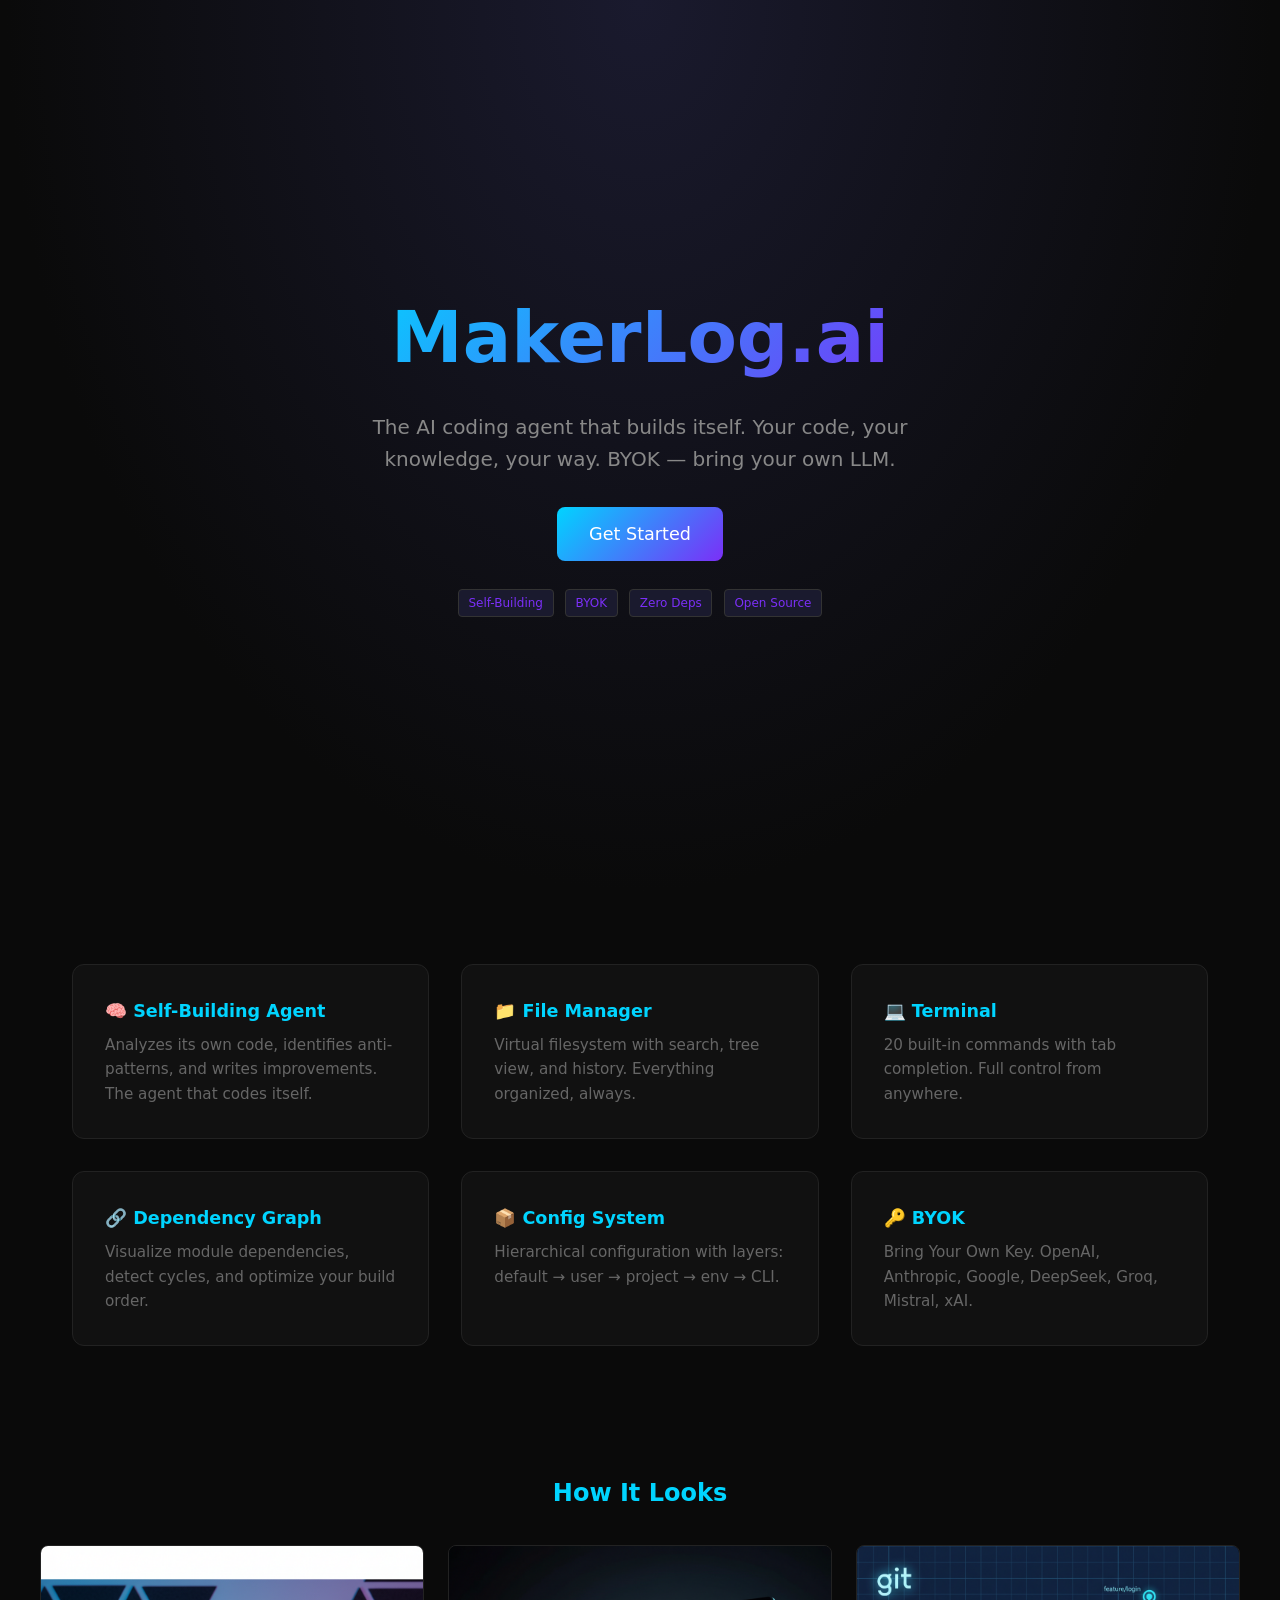
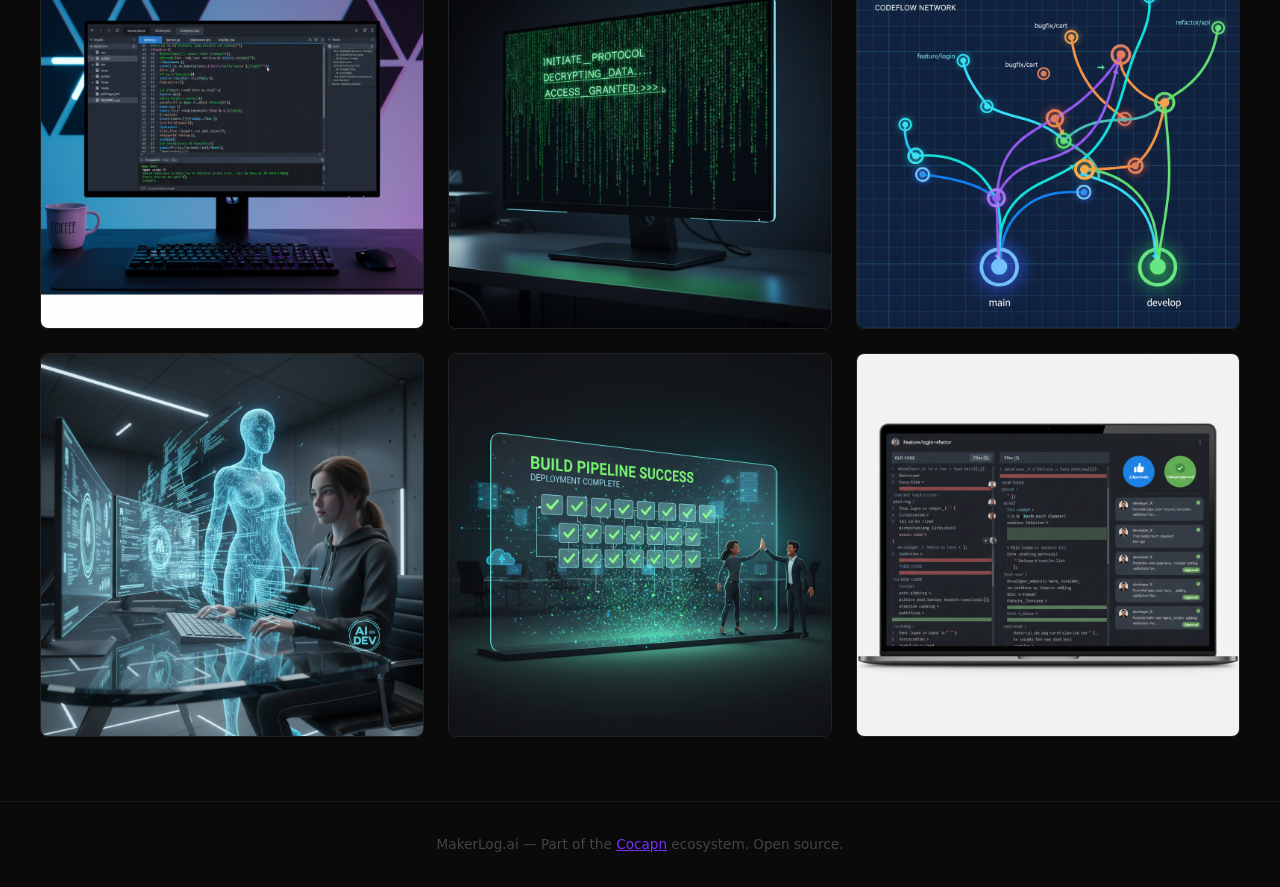
<file: index.html>
<!DOCTYPE html><html lang="en"><head><meta charset="UTF-8"><meta name="viewport" content="width=device-width,initial-scale=1"><title>MakerLog.ai — Your Code, Your Agent, Your Way</title><style>
*{margin:0;padding:0;box-sizing:border-box}body{font-family:'Inter',system-ui,-apple-system,sans-serif;background:#0a0a0a;color:#e0e0e0;line-height:1.6}
.hero{min-height:100vh;display:flex;align-items:center;justify-content:center;text-align:center;padding:2rem;background:radial-gradient(ellipse at 50% 0%,#1a1a2e 0%,#0a0a0a 70%)}
.hero h1{font-size:clamp(2.5rem,6vw,4.5rem);background:linear-gradient(135deg,#00d4ff,#7b2ff7);-webkit-background-clip:text;-webkit-text-fill-color:transparent;margin-bottom:1rem}
.hero p{font-size:1.25rem;color:#888;max-width:600px;margin:0 auto 2rem}
.cta{display:inline-block;padding:.8rem 2rem;background:linear-gradient(135deg,#00d4ff,#7b2ff7);color:#fff;border:none;border-radius:8px;font-size:1.1rem;cursor:pointer;text-decoration:none;transition:transform .2s}.cta:hover{transform:scale(1.05)}
.features{display:grid;grid-template-columns:repeat(auto-fit,minmax(280px,1fr));gap:2rem;padding:4rem 2rem;max-width:1200px;margin:0 auto}
.card{background:#111;border:1px solid #222;border-radius:12px;padding:2rem;transition:border-color .3s}.card:hover{border-color:#7b2ff7}
.card h3{color:#00d4ff;margin-bottom:.5rem;font-size:1.1rem}.card p{color:#666;font-size:.95rem}
.gallery{padding:4rem 2rem;text-align:center}.gallery h2{margin-bottom:2rem;color:#00d4ff}
.gallery-grid{display:grid;grid-template-columns:repeat(auto-fit,minmax(300px,1fr));gap:1.5rem;max-width:1200px;margin:0 auto}
.gallery-grid img{width:100%;border-radius:8px;border:1px solid #222;transition:transform .3s}.gallery-grid img:hover{transform:scale(1.02)}
.footer{text-align:center;padding:2rem;color:#444;border-top:1px solid #1a1a1a;font-size:.85rem}
.tag{display:inline-block;padding:.2rem .6rem;background:#1a1a2e;border:1px solid #333;border-radius:4px;font-size:.75rem;color:#7b2ff7;margin:.2rem}
</style></head><body>
<div class="hero"><div><h1>MakerLog.ai</h1><p>The AI coding agent that builds itself. Your code, your knowledge, your way. BYOK — bring your own LLM.</p><a href="#setup" class="cta">Get Started</a><br><br><span class="tag">Self-Building</span> <span class="tag">BYOK</span> <span class="tag">Zero Deps</span> <span class="tag">Open Source</span></div></div>
<div class="features">
<div class="card"><h3>🧠 Self-Building Agent</h3><p>Analyzes its own code, identifies anti-patterns, and writes improvements. The agent that codes itself.</p></div>
<div class="card"><h3>📁 File Manager</h3><p>Virtual filesystem with search, tree view, and history. Everything organized, always.</p></div>
<div class="card"><h3>💻 Terminal</h3><p>20 built-in commands with tab completion. Full control from anywhere.</p></div>
<div class="card"><h3>🔗 Dependency Graph</h3><p>Visualize module dependencies, detect cycles, and optimize your build order.</p></div>
<div class="card"><h3>📦 Config System</h3><p>Hierarchical configuration with layers: default → user → project → env → CLI.</p></div>
<div class="card"><h3>🔑 BYOK</h3><p>Bring Your Own Key. OpenAI, Anthropic, Google, DeepSeek, Groq, Mistral, xAI.</p></div>
</div>
<div class="gallery"><h2>How It Looks</h2><div class="gallery-grid">
<img src="public/code_editor_dark_theme.png" alt="Code Editor">
<img src="public/terminal_with_neon_green_text.png" alt="Terminal">
<img src="public/git_branch_visualization.png" alt="Git Branches">
<img src="public/AI_assistant_helping_developer.png" alt="AI Assistant">
<img src="public/build_pipeline_success.png" alt="Build Pipeline">
<img src="public/code_review_interface.png" alt="Code Review">
</div></div>
<div class="footer"><p>MakerLog.ai — Part of the <a href="https://cocapn.ai" style="color:#7b2ff7">Cocapn</a> ecosystem. Open source.</p></div>
</body></html>
</file>
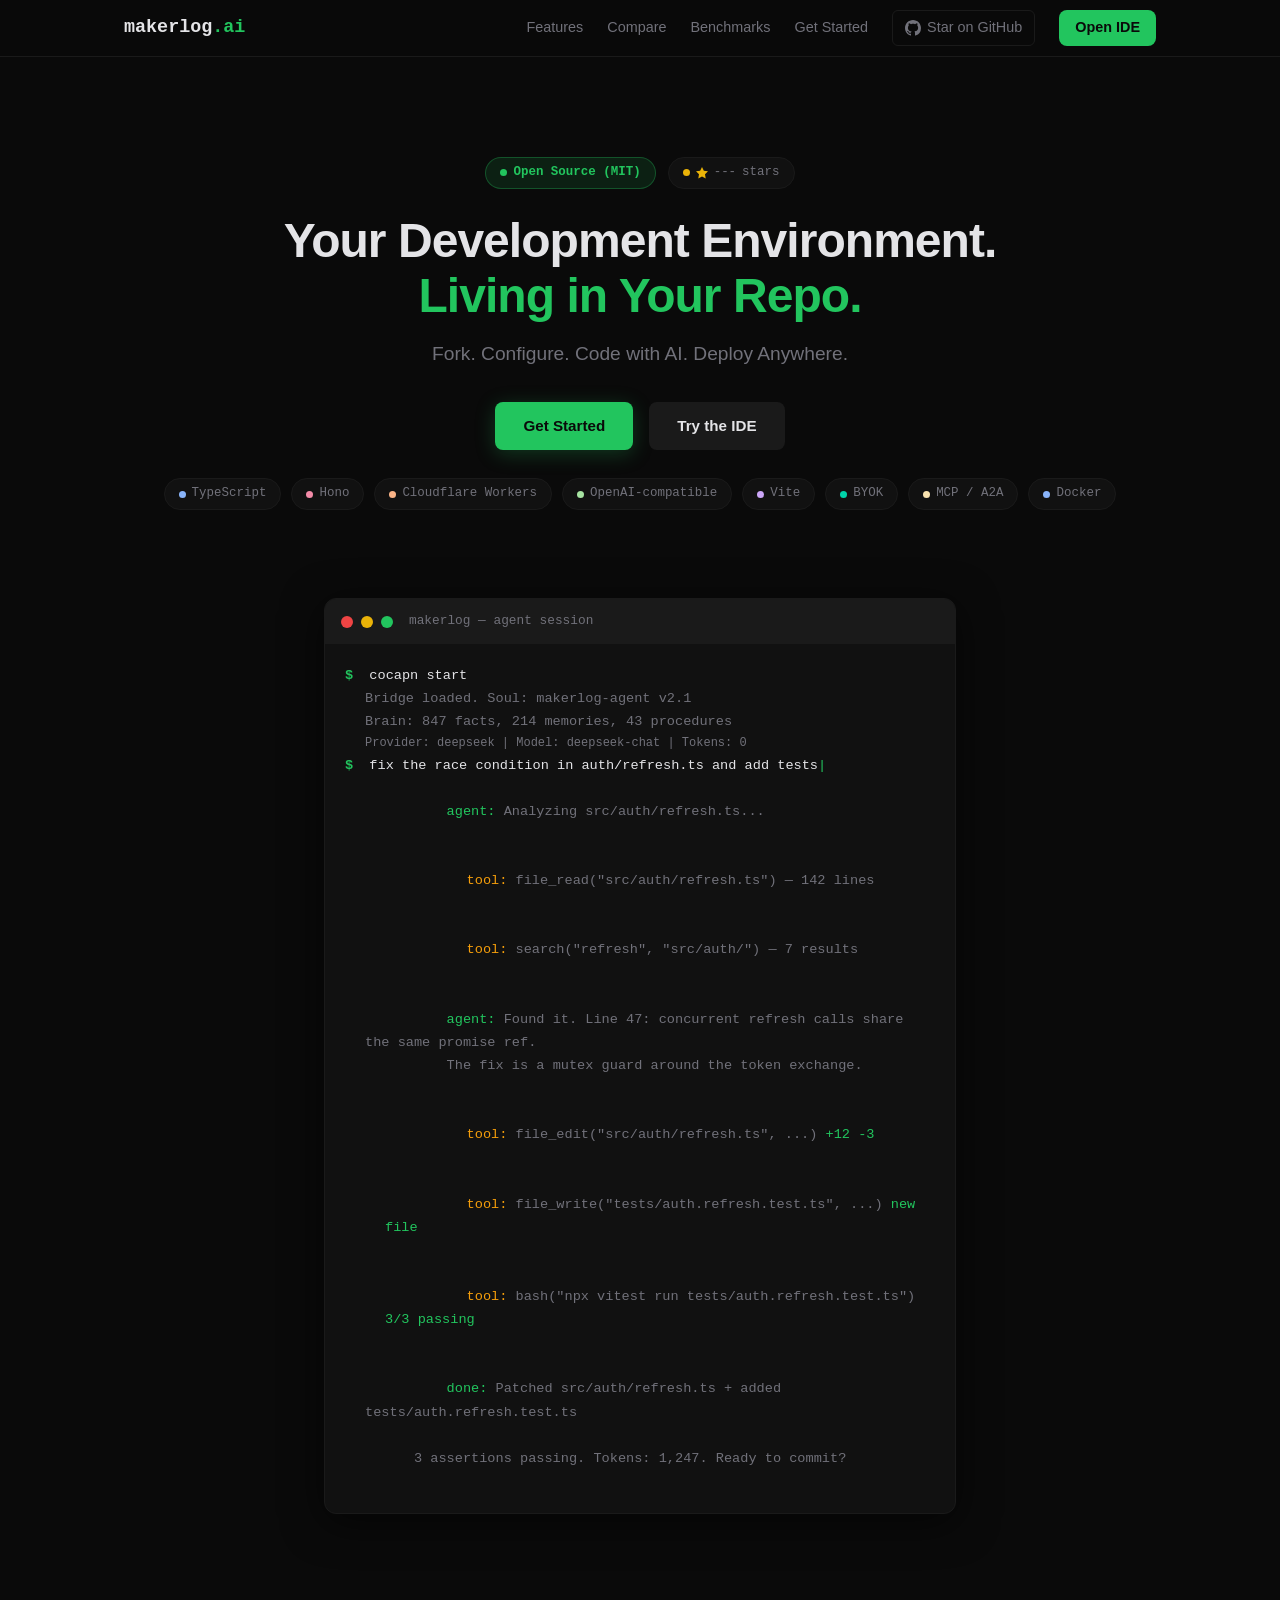
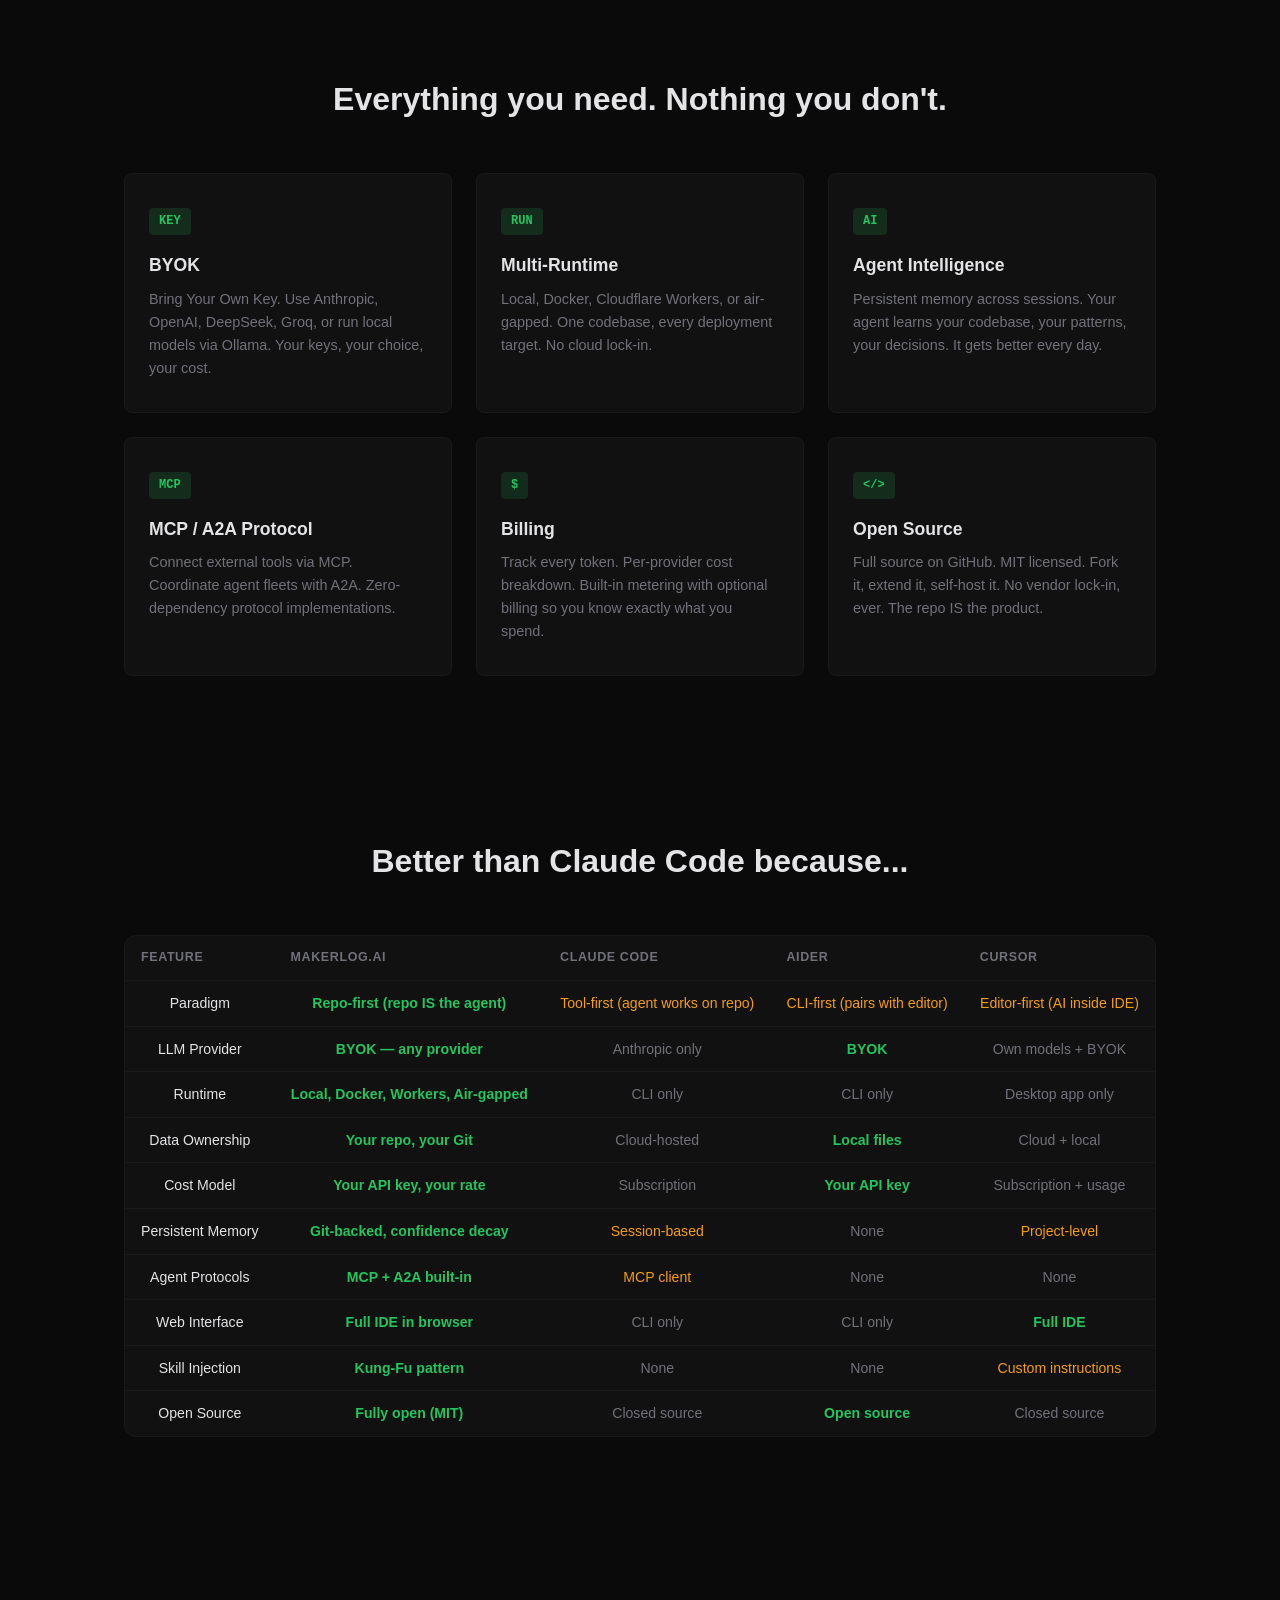
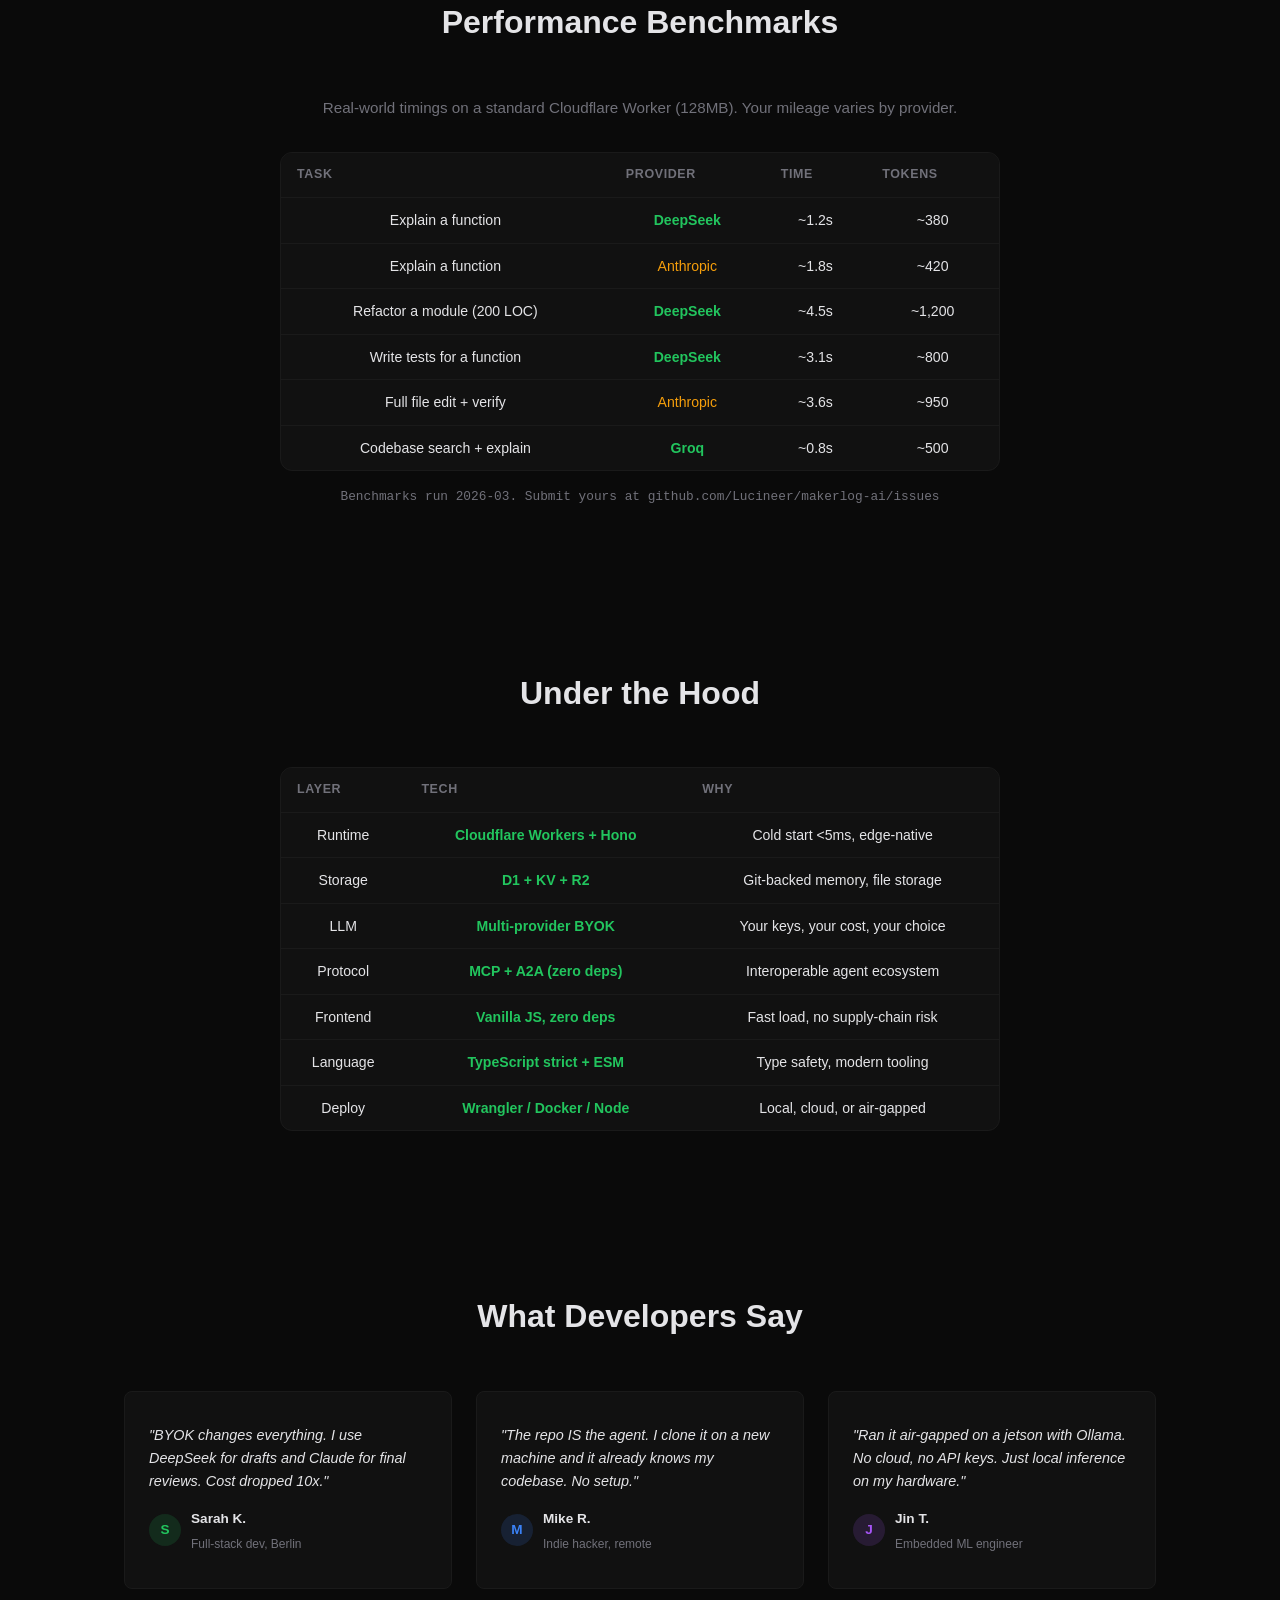
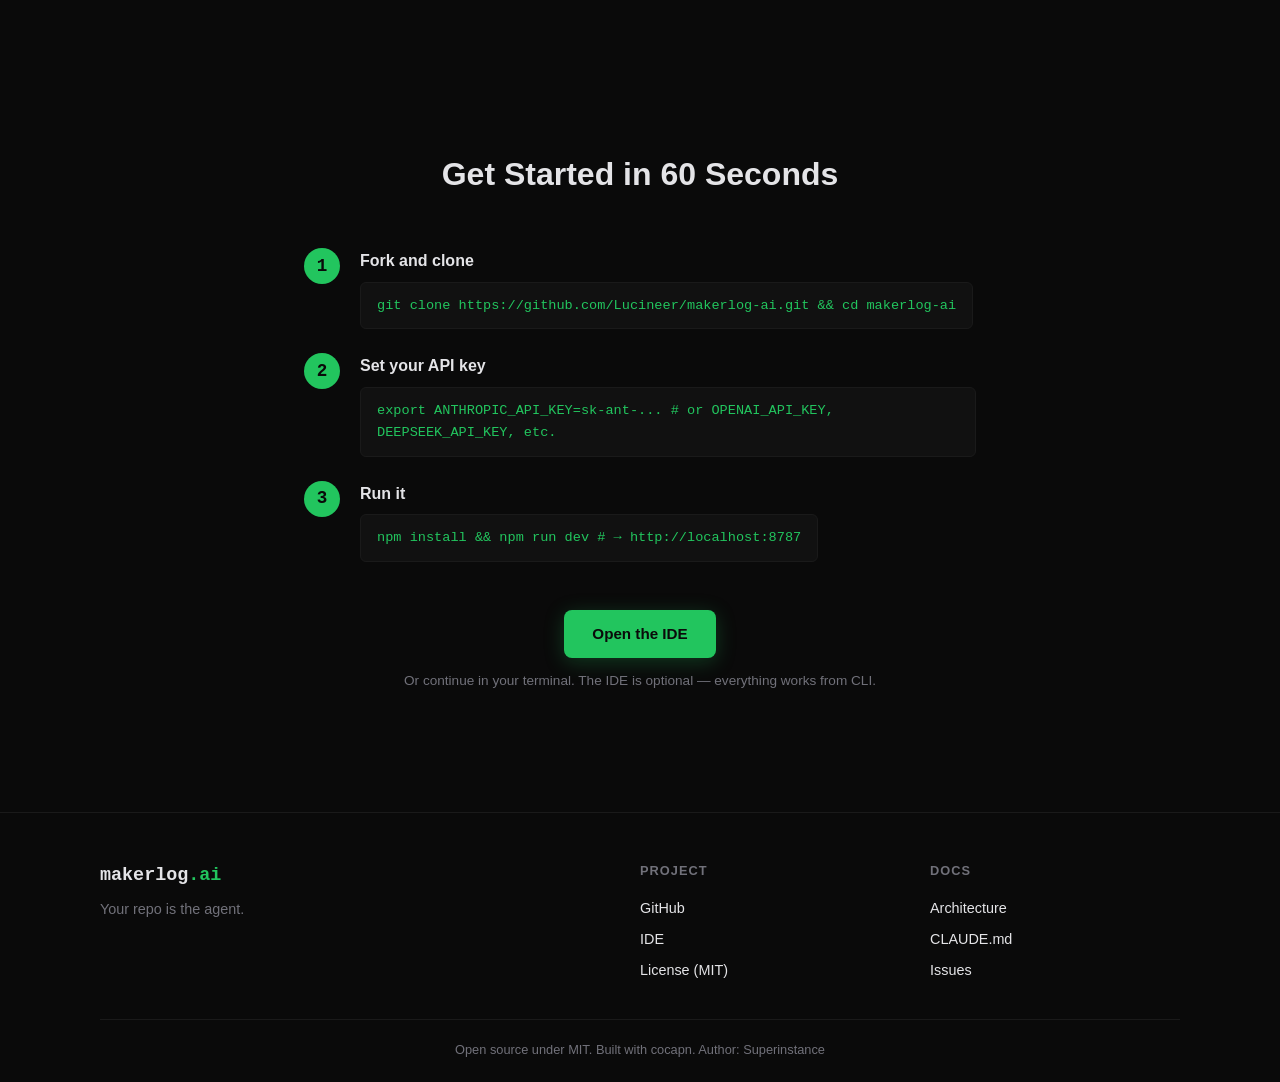
<file: public/index.html>
<!DOCTYPE html>
<html lang="en">
<head>
  <meta charset="UTF-8">
  <meta name="viewport" content="width=device-width, initial-scale=1.0">
  <title>makerlog.ai — Your Development Environment. Living in Your Repo.</title>
  <meta name="description" content="Repo-first AI development platform. BYOK, multi-runtime, open source. The repo IS the agent.">
  <link rel="stylesheet" href="css/style.css">
  <style>
    /* GitHub star badge */
    .github-badge {
      display: inline-flex;
      align-items: center;
      gap: 6px;
      color: var(--text-muted) !important;
      font-size: 0.85rem;
      font-weight: 500;
      padding: 5px 12px;
      border: 1px solid var(--bg-elevated);
      border-radius: 6px;
      transition: border-color 0.2s, color 0.2s;
    }
    .github-badge:hover {
      border-color: var(--accent);
      color: var(--text) !important;
      text-decoration: none;
    }

    /* Tech stack badges */
    .tech-badges {
      display: flex;
      flex-wrap: wrap;
      gap: 10px;
      justify-content: center;
      margin-top: 28px;
    }
    .badge {
      display: inline-flex;
      align-items: center;
      gap: 6px;
      background: var(--bg-surface);
      border: 1px solid var(--bg-elevated);
      border-radius: 20px;
      padding: 5px 14px;
      font-size: 0.78rem;
      font-family: var(--font-mono);
      color: var(--text-muted);
      transition: border-color 0.2s, color 0.2s;
    }
    .badge:hover {
      border-color: var(--accent);
      color: var(--text);
    }
    .badge .badge-dot {
      width: 7px;
      height: 7px;
      border-radius: 50%;
    }

    /* Comparison table */
    .comparison-table {
      width: 100%;
      border-collapse: separate;
      border-spacing: 0;
      font-size: 0.88rem;
    }
    .comparison-table th {
      text-align: left;
      padding: 12px 16px;
      background: var(--bg-surface);
      color: var(--text-muted);
      font-size: 0.78rem;
      text-transform: uppercase;
      letter-spacing: 0.05em;
      font-weight: 600;
    }
    .comparison-table th:first-child {
      border-radius: 8px 0 0 0;
    }
    .comparison-table th:last-child {
      border-radius: 0 8px 0 0;
    }
    .comparison-table td {
      padding: 11px 16px;
      border-top: 1px solid var(--bg-elevated);
      color: var(--text);
    }
    .comparison-table tr:hover td {
      background: rgba(34, 197, 94, 0.03);
    }
    .comparison-table .check { color: var(--accent); font-weight: 700; }
    .comparison-table .cross { color: var(--text-muted); }
    .comparison-table .partial { color: var(--orange); }

    .table-wrapper {
      overflow-x: auto;
      background: var(--bg-surface);
      border: 1px solid var(--bg-elevated);
      border-radius: 12px;
      max-width: 100%;
    }

    /* Animated terminal glow */
    .terminal {
      position: relative;
    }
    .terminal::after {
      content: '';
      position: absolute;
      top: -1px;
      left: -1px;
      right: -1px;
      bottom: -1px;
      border-radius: 13px;
      background: linear-gradient(135deg, rgba(34,197,94,0.2), transparent 40%, transparent 60%, rgba(34,197,94,0.12));
      z-index: -1;
      animation: terminalGlow 4s ease-in-out infinite;
    }
    @keyframes terminalGlow {
      0%, 100% { opacity: 0.5; }
      50% { opacity: 1; }
    }

    /* Animated typing line */
    .terminal-body .typing-line {
      overflow: hidden;
      white-space: nowrap;
    }
    .terminal-body .typing-line .typed-text {
      display: inline-block;
      max-width: 0;
      overflow: hidden;
      vertical-align: bottom;
      animation: typeExpand 3s steps(52) 1.2s forwards;
    }
    @keyframes typeExpand {
      from { max-width: 0; }
      to { max-width: 520px; }
    }

    /* Fade-in for response lines */
    .terminal-body .line.fade-1 {
      opacity: 0;
      animation: fadeIn 0.5s ease 4.5s forwards;
    }
    .terminal-body .line.fade-2 {
      opacity: 0;
      animation: fadeIn 0.5s ease 6.5s forwards;
    }

    @keyframes fadeIn {
      from { opacity: 0; transform: translateY(4px); }
      to { opacity: 1; transform: translateY(0); }
    }
  </style>
</head>
<body>
  <nav>
    <div class="nav-inner">
      <a href="/" class="logo">makerlog<span class="accent">.ai</span></a>
      <div class="nav-links">
        <a href="#features">Features</a>
        <a href="#comparison">Compare</a>
        <a href="#benchmarks">Benchmarks</a>
        <a href="#start">Get Started</a>
        <a href="https://github.com/Lucineer/cocapn" class="github-badge" target="_blank" rel="noopener">
          <svg width="16" height="16" viewBox="0 0 16 16" fill="currentColor"><path d="M8 0C3.58 0 0 3.58 0 8c0 3.54 2.29 6.53 5.47 7.59.4.07.55-.17.55-.38 0-.19-.01-.82-.01-1.49-2.01.37-2.53-.49-2.69-.94-.09-.23-.48-.94-.82-1.13-.28-.15-.68-.52-.01-.53.63-.01 1.08.58 1.23.82.72 1.21 1.87.87 2.33.66.07-.52.28-.87.51-1.07-1.78-.2-3.64-.89-3.64-3.95 0-.87.31-1.59.82-2.15-.08-.2-.36-1.02.08-2.12 0 0 .67-.21 2.2.82.64-.18 1.32-.27 2-.27.68 0 1.36.09 2 .27 1.53-1.04 2.2-.82 2.2-.82.44 1.1.16 1.92.08 2.12.51.56.82 1.27.82 2.15 0 3.07-1.87 3.75-3.65 3.95.29.25.54.73.54 1.48 0 1.07-.01 1.93-.01 2.2 0 .21.15.46.55.38A8.013 8.013 0 0016 8c0-4.42-3.58-8-8-8z"/></svg>
          Star on GitHub
        </a>
        <a href="app.html" class="cta-link">Open IDE</a>
      </div>
    </div>
  </nav>

  <section class="hero">
    <div style="display:flex;justify-content:center;gap:12px;margin-bottom:24px;">
      <span class="badge" style="background:rgba(34,197,94,0.12);border-color:rgba(34,197,94,0.3);color:#22c55e;font-weight:600;">
        <span class="badge-dot" style="background:#22c55e"></span>Open Source (MIT)
      </span>
      <span class="badge" id="github-stars-badge">
        <span class="badge-dot" style="background:#eab308"></span>
        <svg width="12" height="12" viewBox="0 0 16 16" fill="#eab308"><path d="M8 0l2.47 5.01L16 5.82l-4 3.9.94 5.51L8 12.52l-4.94 2.71.94-5.51-4-3.9 5.53-.81z"/></svg>
        <span id="star-count">---</span> stars
      </span>
    </div>
    <h1>Your Development Environment.<br><span class="accent">Living in Your Repo.</span></h1>
    <p class="subtitle">Fork. Configure. Code with AI. Deploy Anywhere.</p>
    <div class="hero-actions">
      <a href="#start" class="btn btn-primary">Get Started</a>
      <a href="app.html" class="btn btn-secondary">Try the IDE</a>
    </div>
    <div class="tech-badges">
      <span class="badge"><span class="badge-dot" style="background:#89b4fa"></span>TypeScript</span>
      <span class="badge"><span class="badge-dot" style="background:#f38ba8"></span>Hono</span>
      <span class="badge"><span class="badge-dot" style="background:#fab387"></span>Cloudflare Workers</span>
      <span class="badge"><span class="badge-dot" style="background:#a6e3a1"></span>OpenAI-compatible</span>
      <span class="badge"><span class="badge-dot" style="background:#cba6f7"></span>Vite</span>
      <span class="badge"><span class="badge-dot" style="background:#00d4aa"></span>BYOK</span>
      <span class="badge"><span class="badge-dot" style="background:#f9e2af"></span>MCP / A2A</span>
      <span class="badge"><span class="badge-dot" style="background:#89b4fa"></span>Docker</span>
    </div>
  </section>

  <section class="terminal-demo">
    <div class="terminal">
      <div class="terminal-bar">
        <span class="dot red"></span>
        <span class="dot yellow"></span>
        <span class="dot green"></span>
        <span class="terminal-title">makerlog — agent session</span>
      </div>
      <div class="terminal-body">
        <div class="line"><span class="prompt">$</span> cocapn start</div>
        <div class="line output">Bridge loaded. Soul: makerlog-agent v2.1</div>
        <div class="line output">Brain: 847 facts, 214 memories, 43 procedures</div>
        <div class="line output" style="color:var(--text-muted);font-size:0.75rem;">Provider: deepseek | Model: deepseek-chat | Tokens: 0</div>
        <div class="line typing-line">
          <span class="prompt">$</span> <span class="typed-text">fix the race condition in auth/refresh.ts and add tests</span><span class="cursor">|</span>
        </div>
        <div class="line output fade-1">
          <span class="accent">agent:</span> Analyzing src/auth/refresh.ts...
        </div>
        <div class="line output fade-1" style="padding-left:40px;">
          <span style="color:var(--orange)">tool:</span> file_read("src/auth/refresh.ts") <span style="color:var(--text-muted)">— 142 lines</span>
        </div>
        <div class="line output fade-1" style="padding-left:40px;">
          <span style="color:var(--orange)">tool:</span> search("refresh", "src/auth/") <span style="color:var(--text-muted)">— 7 results</span>
        </div>
        <div class="line output fade-2" style="padding-left:20px;">
          <span class="accent">agent:</span> Found it. Line 47: concurrent refresh calls share the same promise ref.
          The fix is a mutex guard around the token exchange.
        </div>
        <div class="line output fade-2" style="padding-left:40px;">
          <span style="color:var(--orange)">tool:</span> file_edit("src/auth/refresh.ts", ...) <span style="color:var(--green)">+12 -3</span>
        </div>
        <div class="line output fade-2" style="padding-left:40px;">
          <span style="color:var(--orange)">tool:</span> file_write("tests/auth.refresh.test.ts", ...) <span style="color:var(--green)">new file</span>
        </div>
        <div class="line output fade-2" style="padding-left:40px;">
          <span style="color:var(--orange)">tool:</span> bash("npx vitest run tests/auth.refresh.test.ts") <span style="color:var(--green)">3/3 passing</span>
        </div>
        <div class="line output fade-2">
          <span class="green">done:</span> Patched src/auth/refresh.ts + added tests/auth.refresh.test.ts
          <br>&nbsp;&nbsp;&nbsp;&nbsp;&nbsp;&nbsp;3 assertions passing. Tokens: 1,247. Ready to commit?
        </div>
      </div>
    </div>
  </section>

  <section id="features" class="features">
    <h2>Everything you need. Nothing you don't.</h2>
    <div class="feature-grid">
      <div class="feature-card">
        <div class="feature-icon">KEY</div>
        <h3>BYOK</h3>
        <p>Bring Your Own Key. Use Anthropic, OpenAI, DeepSeek, Groq, or run local models via Ollama. Your keys, your choice, your cost.</p>
      </div>
      <div class="feature-card">
        <div class="feature-icon">RUN</div>
        <h3>Multi-Runtime</h3>
        <p>Local, Docker, Cloudflare Workers, or air-gapped. One codebase, every deployment target. No cloud lock-in.</p>
      </div>
      <div class="feature-card">
        <div class="feature-icon">AI</div>
        <h3>Agent Intelligence</h3>
        <p>Persistent memory across sessions. Your agent learns your codebase, your patterns, your decisions. It gets better every day.</p>
      </div>
      <div class="feature-card">
        <div class="feature-icon">MCP</div>
        <h3>MCP / A2A Protocol</h3>
        <p>Connect external tools via MCP. Coordinate agent fleets with A2A. Zero-dependency protocol implementations.</p>
      </div>
      <div class="feature-card">
        <div class="feature-icon">$</div>
        <h3>Billing</h3>
        <p>Track every token. Per-provider cost breakdown. Built-in metering with optional billing so you know exactly what you spend.</p>
      </div>
      <div class="feature-card">
        <div class="feature-icon">&lt;/&gt;</div>
        <h3>Open Source</h3>
        <p>Full source on GitHub. MIT licensed. Fork it, extend it, self-host it. No vendor lock-in, ever. The repo IS the product.</p>
      </div>
    </div>
  </section>

  <section id="comparison" class="why-section">
    <h2>Better than Claude Code because...</h2>
    <div class="table-wrapper">
      <table class="comparison-table">
        <thead>
          <tr>
            <th>Feature</th>
            <th>makerlog.ai</th>
            <th>Claude Code</th>
            <th>Aider</th>
            <th>Cursor</th>
          </tr>
        </thead>
        <tbody>
          <tr>
            <td>Paradigm</td>
            <td class="check">Repo-first (repo IS the agent)</td>
            <td class="partial">Tool-first (agent works on repo)</td>
            <td class="partial">CLI-first (pairs with editor)</td>
            <td class="partial">Editor-first (AI inside IDE)</td>
          </tr>
          <tr>
            <td>LLM Provider</td>
            <td class="check">BYOK — any provider</td>
            <td class="cross">Anthropic only</td>
            <td class="check">BYOK</td>
            <td class="cross">Own models + BYOK</td>
          </tr>
          <tr>
            <td>Runtime</td>
            <td class="check">Local, Docker, Workers, Air-gapped</td>
            <td class="cross">CLI only</td>
            <td class="cross">CLI only</td>
            <td class="cross">Desktop app only</td>
          </tr>
          <tr>
            <td>Data Ownership</td>
            <td class="check">Your repo, your Git</td>
            <td class="cross">Cloud-hosted</td>
            <td class="check">Local files</td>
            <td class="cross">Cloud + local</td>
          </tr>
          <tr>
            <td>Cost Model</td>
            <td class="check">Your API key, your rate</td>
            <td class="cross">Subscription</td>
            <td class="check">Your API key</td>
            <td class="cross">Subscription + usage</td>
          </tr>
          <tr>
            <td>Persistent Memory</td>
            <td class="check">Git-backed, confidence decay</td>
            <td class="partial">Session-based</td>
            <td class="cross">None</td>
            <td class="partial">Project-level</td>
          </tr>
          <tr>
            <td>Agent Protocols</td>
            <td class="check">MCP + A2A built-in</td>
            <td class="partial">MCP client</td>
            <td class="cross">None</td>
            <td class="cross">None</td>
          </tr>
          <tr>
            <td>Web Interface</td>
            <td class="check">Full IDE in browser</td>
            <td class="cross">CLI only</td>
            <td class="cross">CLI only</td>
            <td class="check">Full IDE</td>
          </tr>
          <tr>
            <td>Skill Injection</td>
            <td class="check">Kung-Fu pattern</td>
            <td class="cross">None</td>
            <td class="cross">None</td>
            <td class="partial">Custom instructions</td>
          </tr>
          <tr>
            <td>Open Source</td>
            <td class="check">Fully open (MIT)</td>
            <td class="cross">Closed source</td>
            <td class="check">Open source</td>
            <td class="cross">Closed source</td>
          </tr>
        </tbody>
      </table>
    </div>
  </section>

  <section id="benchmarks" class="why-section">
    <h2>Performance Benchmarks</h2>
    <p style="color:var(--text-muted);margin-bottom:32px;font-size:0.95rem;">Real-world timings on a standard Cloudflare Worker (128MB). Your mileage varies by provider.</p>
    <div class="table-wrapper" style="max-width:720px;margin:0 auto;">
      <table class="comparison-table">
        <thead>
          <tr>
            <th>Task</th>
            <th>Provider</th>
            <th>Time</th>
            <th>Tokens</th>
          </tr>
        </thead>
        <tbody>
          <tr><td>Explain a function</td><td class="check">DeepSeek</td><td>~1.2s</td><td>~380</td></tr>
          <tr><td>Explain a function</td><td class="partial">Anthropic</td><td>~1.8s</td><td>~420</td></tr>
          <tr><td>Refactor a module (200 LOC)</td><td class="check">DeepSeek</td><td>~4.5s</td><td>~1,200</td></tr>
          <tr><td>Write tests for a function</td><td class="check">DeepSeek</td><td>~3.1s</td><td>~800</td></tr>
          <tr><td>Full file edit + verify</td><td class="partial">Anthropic</td><td>~3.6s</td><td>~950</td></tr>
          <tr><td>Codebase search + explain</td><td class="check">Groq</td><td>~0.8s</td><td>~500</td></tr>
        </tbody>
      </table>
    </div>
    <p style="color:var(--text-muted);margin-top:16px;font-size:0.8rem;font-family:var(--font-mono);">Benchmarks run 2026-03. Submit yours at github.com/Lucineer/makerlog-ai/issues</p>
  </section>

  <section id="under-the-hood" class="why-section">
    <h2>Under the Hood</h2>
    <div class="table-wrapper" style="max-width:720px;margin:0 auto;">
      <table class="comparison-table">
        <thead>
          <tr><th>Layer</th><th>Tech</th><th>Why</th></tr>
        </thead>
        <tbody>
          <tr><td>Runtime</td><td class="check">Cloudflare Workers + Hono</td><td>Cold start &lt;5ms, edge-native</td></tr>
          <tr><td>Storage</td><td class="check">D1 + KV + R2</td><td>Git-backed memory, file storage</td></tr>
          <tr><td>LLM</td><td class="check">Multi-provider BYOK</td><td>Your keys, your cost, your choice</td></tr>
          <tr><td>Protocol</td><td class="check">MCP + A2A (zero deps)</td><td>Interoperable agent ecosystem</td></tr>
          <tr><td>Frontend</td><td class="check">Vanilla JS, zero deps</td><td>Fast load, no supply-chain risk</td></tr>
          <tr><td>Language</td><td class="check">TypeScript strict + ESM</td><td>Type safety, modern tooling</td></tr>
          <tr><td>Deploy</td><td class="check">Wrangler / Docker / Node</td><td>Local, cloud, or air-gapped</td></tr>
        </tbody>
      </table>
    </div>
  </section>

  <section id="testimonials" class="why-section">
    <h2>What Developers Say</h2>
    <div class="feature-grid" style="max-width:var(--max-width);margin:0 auto;">
      <div class="feature-card" style="text-align:left;">
        <p style="color:var(--text);font-style:italic;margin-bottom:12px;">"BYOK changes everything. I use DeepSeek for drafts and Claude for final reviews. Cost dropped 10x."</p>
        <div style="display:flex;align-items:center;gap:10px;">
          <div style="width:32px;height:32px;background:var(--accent-dim);border-radius:50%;display:flex;align-items:center;justify-content:center;color:var(--accent);font-weight:700;font-size:0.85rem;">S</div>
          <div><strong style="font-size:0.85rem;">Sarah K.</strong><br><span style="font-size:0.75rem;color:var(--text-muted);">Full-stack dev, Berlin</span></div>
        </div>
      </div>
      <div class="feature-card" style="text-align:left;">
        <p style="color:var(--text);font-style:italic;margin-bottom:12px;">"The repo IS the agent. I clone it on a new machine and it already knows my codebase. No setup."</p>
        <div style="display:flex;align-items:center;gap:10px;">
          <div style="width:32px;height:32px;background:rgba(59,130,246,0.15);border-radius:50%;display:flex;align-items:center;justify-content:center;color:var(--blue);font-weight:700;font-size:0.85rem;">M</div>
          <div><strong style="font-size:0.85rem;">Mike R.</strong><br><span style="font-size:0.75rem;color:var(--text-muted);">Indie hacker, remote</span></div>
        </div>
      </div>
      <div class="feature-card" style="text-align:left;">
        <p style="color:var(--text);font-style:italic;margin-bottom:12px;">"Ran it air-gapped on a jetson with Ollama. No cloud, no API keys. Just local inference on my hardware."</p>
        <div style="display:flex;align-items:center;gap:10px;">
          <div style="width:32px;height:32px;background:rgba(168,85,247,0.15);border-radius:50%;display:flex;align-items:center;justify-content:center;color:var(--purple);font-weight:700;font-size:0.85rem;">J</div>
          <div><strong style="font-size:0.85rem;">Jin T.</strong><br><span style="font-size:0.75rem;color:var(--text-muted);">Embedded ML engineer</span></div>
        </div>
      </div>
    </div>
  </section>

  <section id="start" class="getting-started">
    <h2>Get Started in 60 Seconds</h2>
    <div class="steps">
      <div class="step">
        <div class="step-number">1</div>
        <div class="step-content">
          <h3>Fork and clone</h3>
          <div class="code-block"><code>git clone https://github.com/Lucineer/makerlog-ai.git && cd makerlog-ai</code></div>
        </div>
      </div>
      <div class="step">
        <div class="step-number">2</div>
        <div class="step-content">
          <h3>Set your API key</h3>
          <div class="code-block"><code>export ANTHROPIC_API_KEY=sk-ant-...  # or OPENAI_API_KEY, DEEPSEEK_API_KEY, etc.</code></div>
        </div>
      </div>
      <div class="step">
        <div class="step-number">3</div>
        <div class="step-content">
          <h3>Run it</h3>
          <div class="code-block"><code>npm install && npm run dev  # → http://localhost:8787</code></div>
        </div>
      </div>
    </div>
    <div class="start-cta">
      <a href="app.html" class="btn btn-primary">Open the IDE</a>
      <p class="note">Or continue in your terminal. The IDE is optional — everything works from CLI.</p>
    </div>
  </section>

  <script>
    // Fetch GitHub star count
    fetch('https://api.github.com/repos/Lucineer/cocapn')
      .then(r => r.json())
      .then(data => {
        const el = document.getElementById('star-count');
        if (el && data.stargazers_count !== undefined) {
          el.textContent = data.stargazers_count.toLocaleString();
        }
      })
      .catch(() => {
        const el = document.getElementById('star-count');
        if (el) el.textContent = '---';
      });
  </script>

  <footer>
    <div class="footer-inner">
      <div class="footer-col">
        <div class="logo">makerlog<span class="accent">.ai</span></div>
        <p>Your repo is the agent.</p>
      </div>
      <div class="footer-col">
        <h4>Project</h4>
        <a href="https://github.com/Lucineer/cocapn">GitHub</a>
        <a href="app.html">IDE</a>
        <a href="https://github.com/Lucineer/cocapn/blob/main/LICENSE">License (MIT)</a>
      </div>
      <div class="footer-col">
        <h4>Docs</h4>
        <a href="https://github.com/Lucineer/cocapn/tree/main/docs">Architecture</a>
        <a href="https://github.com/Lucineer/cocapn/blob/main/CLAUDE.md">CLAUDE.md</a>
        <a href="https://github.com/Lucineer/cocapn/issues">Issues</a>
      </div>
    </div>
    <div class="footer-bottom">
      <p>Open source under MIT. Built with cocapn. Author: Superinstance</p>
    </div>
  </footer>
</body>
</html>
</file>
<file: public/css/style.css>
/* === makerlog.ai — Dark terminal dev theme === */

:root {
  --bg: #0a0a0a;
  --bg-surface: #111111;
  --bg-elevated: #1a1a1a;
  --text: #e4e4e7;
  --text-muted: #71717a;
  --accent: #22c55e;
  --accent-dim: rgba(34, 197, 94, 0.15);
  --green: #22c55e;
  --orange: #f59e0b;
  --green: #22c55e;
  --orange: #f59e0b;
  --red: #ef4444;
  --yellow: #eab308;
  --blue: #3b82f6;
  --purple: #a855f7;
  --cyan: #06b6d4;
  --font-mono: 'SF Mono', 'Cascadia Code', 'Fira Code', 'JetBrains Mono', 'Consolas', monospace;
  --font-body: -apple-system, BlinkMacSystemFont, 'Segoe UI', Roboto, Oxygen, Ubuntu, sans-serif;
  --radius: 8px;
  --max-width: 1080px;
}

*, *::before, *::after {
  margin: 0;
  padding: 0;
  box-sizing: border-box;
}

html {
  scroll-behavior: smooth;
}

body {
  font-family: var(--font-body);
  background: var(--bg);
  color: var(--text);
  line-height: 1.6;
  -webkit-font-smoothing: antialiased;
}

a {
  color: var(--accent);
  text-decoration: none;
}

a:hover {
  text-decoration: underline;
}

/* === Navigation === */

nav {
  position: sticky;
  top: 0;
  z-index: 100;
  background: rgba(10, 10, 10, 0.92);
  backdrop-filter: blur(12px);
  border-bottom: 1px solid var(--bg-elevated);
}

.nav-inner {
  max-width: var(--max-width);
  margin: 0 auto;
  padding: 0 24px;
  height: 56px;
  display: flex;
  align-items: center;
  justify-content: space-between;
}

.logo {
  font-family: var(--font-mono);
  font-size: 1.15rem;
  font-weight: 700;
  color: var(--text);
}

.accent {
  color: var(--accent);
}

.nav-links {
  display: flex;
  align-items: center;
  gap: 24px;
}

.nav-links a {
  color: var(--text-muted);
  font-size: 0.9rem;
  transition: color 0.2s;
}

.nav-links a:hover {
  color: var(--text);
  text-decoration: none;
}

.cta-link {
  background: var(--accent);
  color: var(--bg) !important;
  padding: 6px 16px;
  border-radius: var(--radius);
  font-weight: 600;
}

/* === Hero === */

.hero {
  text-align: center;
  padding: 100px 24px 40px;
  animation: fadeIn 0.8s ease;
}

.hero h1 {
  font-size: 3rem;
  font-weight: 800;
  line-height: 1.15;
  letter-spacing: -0.02em;
}

.subtitle {
  font-size: 1.2rem;
  color: var(--text-muted);
  margin-top: 16px;
}

.hero-actions {
  margin-top: 32px;
  display: flex;
  gap: 16px;
  justify-content: center;
}

.btn {
  display: inline-block;
  padding: 12px 28px;
  border-radius: var(--radius);
  font-weight: 600;
  font-size: 0.95rem;
  transition: transform 0.15s, box-shadow 0.15s;
}

.btn:hover {
  transform: translateY(-1px);
  text-decoration: none;
}

.btn-primary {
  background: var(--accent);
  color: var(--bg);
  box-shadow: 0 4px 20px rgba(34, 197, 94, 0.25);
}

.btn-primary:hover {
  box-shadow: 0 6px 28px rgba(34, 197, 94, 0.35);
}

.btn-secondary {
  background: var(--bg-elevated);
  color: var(--text);
}

/* === Terminal Demo === */

.terminal-demo {
  max-width: 680px;
  margin: 48px auto 80px;
  padding: 0 24px;
  animation: slideUp 0.8s ease 0.2s both;
}

.terminal {
  background: var(--bg-surface);
  border: 1px solid var(--bg-elevated);
  border-radius: 12px;
  overflow: hidden;
  box-shadow: 0 8px 40px rgba(0, 0, 0, 0.6);
}

.terminal-bar {
  display: flex;
  align-items: center;
  gap: 8px;
  padding: 12px 16px;
  background: var(--bg-elevated);
}

.dot {
  width: 12px;
  height: 12px;
  border-radius: 50%;
}

.dot.red { background: var(--red); }
.dot.yellow { background: var(--yellow); }
.dot.green { background: var(--green); }

.terminal-title {
  font-family: var(--font-mono);
  font-size: 0.8rem;
  color: var(--text-muted);
  margin-left: 8px;
}

.terminal-body {
  padding: 20px;
  font-family: var(--font-mono);
  font-size: 0.85rem;
  line-height: 1.7;
}

.line {
  white-space: pre-wrap;
  word-break: break-word;
}

.prompt {
  color: var(--accent);
  font-weight: 700;
  margin-right: 8px;
}

.output {
  color: var(--text-muted);
  padding-left: 20px;
}

.green {
  color: var(--green);
}

.cursor {
  animation: blink 1s step-end infinite;
  color: var(--accent);
}

.hidden {
  display: none;
}

/* === Features === */

.features {
  max-width: var(--max-width);
  margin: 0 auto;
  padding: 80px 24px;
  text-align: center;
}

.features h2 {
  font-size: 2rem;
  margin-bottom: 48px;
}

.feature-grid {
  display: grid;
  grid-template-columns: repeat(3, 1fr);
  gap: 24px;
}

.feature-card {
  background: var(--bg-surface);
  border: 1px solid var(--bg-elevated);
  border-radius: var(--radius);
  padding: 32px 24px;
  text-align: left;
  transition: border-color 0.2s, transform 0.15s;
}

.feature-card:hover {
  border-color: var(--accent);
  transform: translateY(-2px);
}

.feature-icon {
  font-family: var(--font-mono);
  font-size: 0.75rem;
  font-weight: 700;
  color: var(--accent);
  background: var(--accent-dim);
  display: inline-block;
  padding: 4px 10px;
  border-radius: 4px;
  margin-bottom: 16px;
}

.feature-card h3 {
  font-size: 1.1rem;
  margin-bottom: 8px;
}

.feature-card p {
  color: var(--text-muted);
  font-size: 0.9rem;
}

/* === Why Section === */

.why-section {
  max-width: var(--max-width);
  margin: 0 auto;
  padding: 80px 24px;
  text-align: center;
}

.why-section h2 {
  font-size: 2rem;
  margin-bottom: 48px;
}

.comparison-grid {
  display: grid;
  grid-template-columns: repeat(2, 1fr);
  gap: 24px;
}

.comparison-card {
  background: var(--bg-surface);
  border: 1px solid var(--bg-elevated);
  border-radius: var(--radius);
  padding: 28px 24px;
  text-align: left;
}

.comparison-label {
  font-family: var(--font-mono);
  font-size: 0.8rem;
  font-weight: 700;
  color: var(--orange);
  text-transform: uppercase;
  letter-spacing: 0.05em;
  margin-bottom: 12px;
}

.comparison-card p {
  color: var(--text-muted);
  font-size: 0.9rem;
}

/* === Getting Started === */

.getting-started {
  max-width: 720px;
  margin: 0 auto;
  padding: 80px 24px;
  text-align: center;
}

.getting-started h2 {
  font-size: 2rem;
  margin-bottom: 48px;
}

.steps {
  display: flex;
  flex-direction: column;
  gap: 24px;
  text-align: left;
}

.step {
  display: flex;
  gap: 20px;
  align-items: flex-start;
}

.step-number {
  font-family: var(--font-mono);
  font-size: 1.1rem;
  font-weight: 700;
  color: var(--bg);
  background: var(--accent);
  width: 36px;
  height: 36px;
  display: flex;
  align-items: center;
  justify-content: center;
  border-radius: 50%;
  flex-shrink: 0;
}

.step-content h3 {
  font-size: 1rem;
  margin-bottom: 8px;
}

.code-block {
  background: var(--bg-surface);
  border: 1px solid var(--bg-elevated);
  border-radius: 6px;
  padding: 12px 16px;
  font-family: var(--font-mono);
  font-size: 0.85rem;
  color: var(--green);
}

.start-cta {
  margin-top: 48px;
}

.note {
  color: var(--text-muted);
  font-size: 0.85rem;
  margin-top: 12px;
}

/* === Footer === */

footer {
  border-top: 1px solid var(--bg-elevated);
  padding: 48px 24px 24px;
  margin-top: 40px;
}

.footer-inner {
  max-width: var(--max-width);
  margin: 0 auto;
  display: grid;
  grid-template-columns: 2fr 1fr 1fr;
  gap: 40px;
}

.footer-col p {
  color: var(--text-muted);
  font-size: 0.9rem;
  margin-top: 8px;
}

.footer-col h4 {
  font-size: 0.8rem;
  text-transform: uppercase;
  letter-spacing: 0.08em;
  color: var(--text-muted);
  margin-bottom: 12px;
}

.footer-col a {
  display: block;
  color: var(--text);
  font-size: 0.9rem;
  padding: 4px 0;
}

.footer-col a:hover {
  color: var(--accent);
}

.footer-bottom {
  max-width: var(--max-width);
  margin: 32px auto 0;
  padding-top: 20px;
  border-top: 1px solid var(--bg-elevated);
  text-align: center;
}

.footer-bottom p {
  color: var(--text-muted);
  font-size: 0.8rem;
}

/* === Syntax Highlighting Classes === */

.keyword { color: var(--purple); }
.string { color: var(--green); }
.comment { color: var(--text-muted); font-style: italic; }
.function { color: var(--blue); }
.number { color: var(--orange); }
.operator { color: var(--red); }

/* === Chat Panel === */

.chat-panel {
  display: flex;
  flex-direction: column;
  height: 100%;
  background: var(--bg-surface);
}

.chat-messages {
  flex: 1;
  overflow-y: auto;
  padding: 16px;
}

.message {
  max-width: 80%;
  padding: 10px 14px;
  border-radius: 12px;
  margin-bottom: 8px;
  font-size: 0.9rem;
  line-height: 1.5;
}

.message.user {
  background: var(--accent);
  color: var(--bg);
  margin-left: auto;
  border-bottom-right-radius: 4px;
}

.message.agent {
  background: var(--bg-elevated);
  color: var(--text);
  margin-right: auto;
  border-bottom-left-radius: 4px;
}

/* === File Tree === */

.file-tree {
  font-family: var(--font-mono);
  font-size: 0.85rem;
  padding: 8px 0;
}

.file-tree details {
  padding-left: 16px;
}

.file-tree summary {
  cursor: pointer;
  padding: 4px 8px;
  border-radius: 4px;
  list-style: none;
  display: flex;
  align-items: center;
  gap: 6px;
}

.file-tree summary::before {
  content: '\25B6';
  font-size: 0.6rem;
  transition: transform 0.15s;
}

.file-tree details[open] > summary::before {
  transform: rotate(90deg);
}

.file-tree summary:hover {
  background: var(--bg-elevated);
}

.file-tree .file {
  padding: 4px 8px 4px 28px;
  color: var(--text-muted);
  cursor: pointer;
}

.file-tree .file:hover {
  color: var(--text);
  background: var(--bg-elevated);
}

/* === Code Editor === */

.code-editor {
  font-family: var(--font-mono);
  font-size: 0.85rem;
  line-height: 1.6;
  counter-reset: line;
}

.code-editor .line {
  display: flex;
}

.code-editor .line-number {
  color: var(--text-muted);
  min-width: 40px;
  text-align: right;
  padding-right: 16px;
  user-select: none;
  opacity: 0.5;
}

/* === Status Bar === */

.status-bar {
  display: flex;
  align-items: center;
  justify-content: space-between;
  height: 28px;
  padding: 0 12px;
  background: var(--bg-elevated);
  color: var(--text-muted);
  border-top: 1px solid var(--bg-elevated);
  font-family: var(--font-mono);
  font-size: 0.7rem;
  font-weight: 600;
}

/* === Modal === */

.modal-overlay {
  position: fixed;
  inset: 0;
  background: rgba(0, 0, 0, 0.6);
  display: flex;
  align-items: center;
  justify-content: center;
  z-index: 200;
  animation: fadeIn 0.15s ease;
}

.modal {
  background: var(--bg-surface);
  border: 1px solid var(--bg-elevated);
  border-radius: 12px;
  padding: 32px;
  max-width: 480px;
  width: 90%;
  animation: slideUp 0.2s ease;
}

/* === Scrollbar === */

::-webkit-scrollbar {
  width: 8px;
  height: 8px;
}

::-webkit-scrollbar-track {
  background: var(--bg);
}

::-webkit-scrollbar-thumb {
  background: var(--bg-elevated);
  border-radius: 4px;
}

::-webkit-scrollbar-thumb:hover {
  background: var(--text-muted);
}

/* === Animations === */

@keyframes blink {
  50% { opacity: 0; }
}

@keyframes fadeIn {
  from { opacity: 0; }
  to { opacity: 1; }
}

@keyframes slideUp {
  from { opacity: 0; transform: translateY(16px); }
  to { opacity: 1; transform: translateY(0); }
}

/* === Comparison table === */

.comparison-table {
  width: 100%;
  border-collapse: separate;
  border-spacing: 0;
  font-size: 0.88rem;
}
.comparison-table th {
  text-align: left;
  padding: 12px 16px;
  background: var(--bg-surface);
  color: var(--text-muted);
  font-size: 0.78rem;
  text-transform: uppercase;
  letter-spacing: 0.05em;
  font-weight: 600;
}
.comparison-table th:first-child { border-radius: 8px 0 0 0; }
.comparison-table th:last-child { border-radius: 0 8px 0 0; }
.comparison-table td {
  padding: 11px 16px;
  border-top: 1px solid var(--bg-elevated);
  color: var(--text);
}
.comparison-table tr:hover td { background: rgba(34, 197, 94, 0.03); }
.comparison-table .check { color: var(--accent); font-weight: 700; }
.comparison-table .cross { color: var(--text-muted); }
.comparison-table .partial { color: var(--orange); }

.table-wrapper {
  overflow-x: auto;
  background: var(--bg-surface);
  border: 1px solid var(--bg-elevated);
  border-radius: 12px;
  max-width: var(--max-width);
  margin: 0 auto;
}

/* === Tech badges === */

.tech-badges {
  display: flex;
  flex-wrap: wrap;
  gap: 10px;
  justify-content: center;
  margin-top: 28px;
}
.badge {
  display: inline-flex;
  align-items: center;
  gap: 6px;
  background: var(--bg-surface);
  border: 1px solid var(--bg-elevated);
  border-radius: 20px;
  padding: 5px 14px;
  font-size: 0.78rem;
  font-family: var(--font-mono);
  color: var(--text-muted);
  transition: border-color 0.2s, color 0.2s;
}
.badge:hover { border-color: var(--accent); color: var(--text); }
.badge .badge-dot { width: 7px; height: 7px; border-radius: 50%; }

/* === Responsive === */

@media (max-width: 768px) {
  .hero h1 {
    font-size: 2rem;
  }

  .feature-grid {
    grid-template-columns: 1fr;
  }

  .comparison-grid {
    grid-template-columns: 1fr;
  }

  .footer-inner {
    grid-template-columns: 1fr;
    gap: 24px;
  }

  .nav-links {
    gap: 12px;
  }

  .nav-links a:not(.cta-link):not(.github-badge) {
    display: none;
  }

  .comparison-table { font-size: 0.75rem; }
  .comparison-table th, .comparison-table td { padding: 8px 10px; }
}

@media (max-width: 480px) {
  .hero h1 {
    font-size: 1.6rem;
  }

  .subtitle {
    font-size: 1rem;
  }

  .hero-actions {
    flex-direction: column;
    align-items: center;
  }
}
</file>
